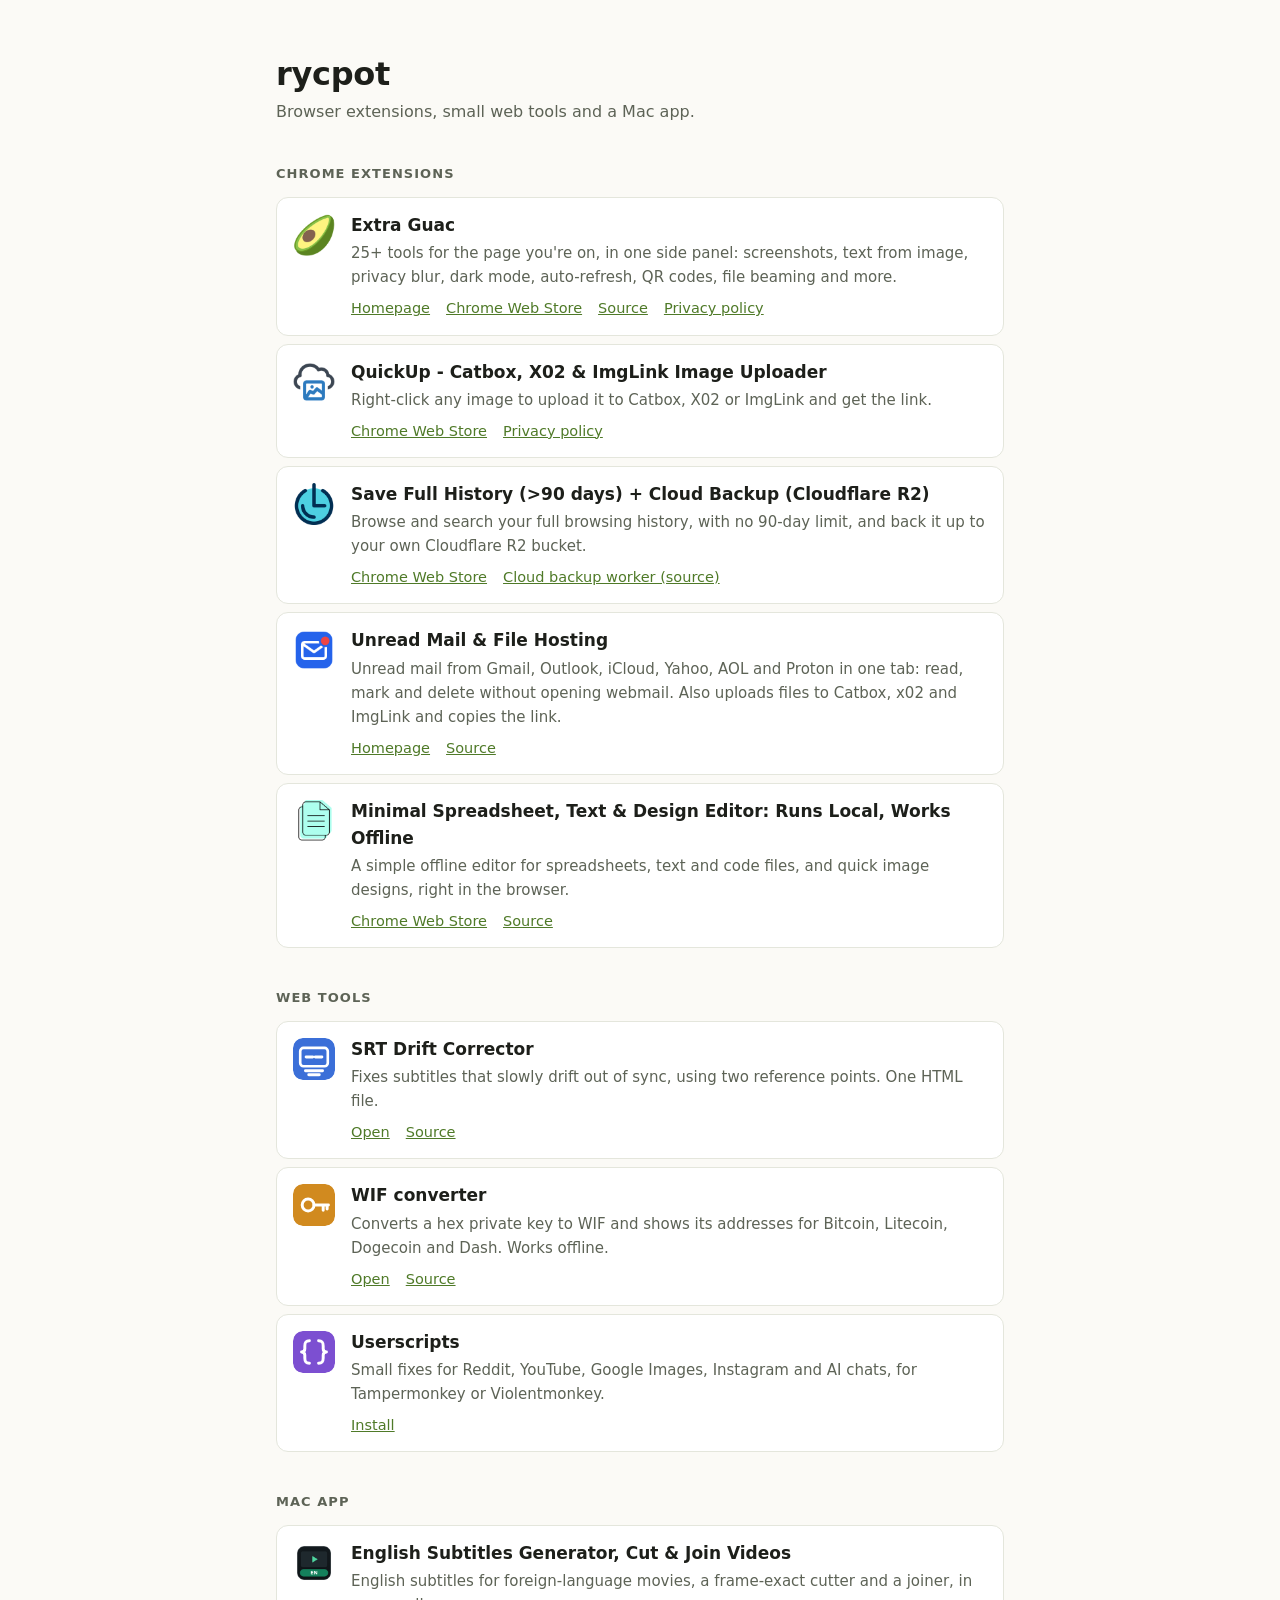
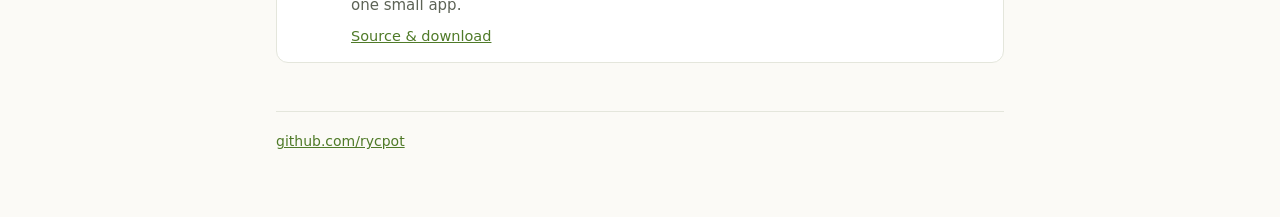
<file: index.html>
<!doctype html>
<html lang="en">
<head>
  <meta charset="utf-8">
  <meta name="viewport" content="width=device-width, initial-scale=1">
  <title>rycpot</title>
  <link rel="icon" href="favicon.svg" type="image/svg+xml">
  <meta name="description" content="Browser extensions, small web tools and a Mac app by rycpot.">
  <style>
    :root { --bg: #fbfaf6; --card: #ffffff; --text: #1d1f1a; --muted: #5d6356; --line: #e4e6dc; --accent: #4f7a28; }
    @media (prefers-color-scheme: dark) {
      :root { --bg: #121411; --card: #1a1d18; --text: #e9ece4; --muted: #a2a99a; --line: #2b3027; --accent: #a4d46a; }
    }
    * { box-sizing: border-box; }
    body { margin: 0; background: var(--bg); color: var(--text); font: 16px/1.6 system-ui, -apple-system, "Segoe UI", Roboto, sans-serif; }
    main { max-width: 760px; margin: 0 auto; padding: 56px 16px 64px; }
    h1 { margin: 0; font-size: 32px; line-height: 1.15; letter-spacing: -.01em; }
    .intro { margin: 6px 0 0; color: var(--muted); }
    h2 { font-size: 13px; letter-spacing: .08em; text-transform: uppercase; color: var(--muted); margin: 40px 0 12px; }
    ul { list-style: none; padding: 0; margin: 0; display: grid; gap: 8px; }
    li { position: relative; background: var(--card); border: 1px solid var(--line); border-radius: 12px; padding: 14px 16px 14px 74px; min-height: 74px; }
    li .ico { position: absolute; left: 16px; top: 16px; width: 42px; height: 42px; border-radius: 10px; object-fit: contain; }
    li b { display: block; font-size: 17px; }
    li p { margin: 2px 0 8px; color: var(--muted); font-size: 15px; }
    .links { display: flex; flex-wrap: wrap; gap: 4px 16px; font-size: 14.5px; }
    a { color: var(--accent); }
    footer { margin-top: 48px; padding-top: 18px; border-top: 1px solid var(--line); color: var(--muted); font-size: 14px; }
  </style>
</head>
<body>
<main>
  <h1>rycpot</h1>
  <p class="intro">Browser extensions, small web tools and a Mac app.</p>

  <h2>Chrome extensions</h2>
  <ul>
    <li><img class="ico" src="extra-guac/icon.png" alt="" width="42" height="42"><b>Extra Guac</b>
      <p>25+ tools for the page you're on, in one side panel: screenshots, text from image, privacy blur, dark mode, auto-refresh, QR codes, file beaming and more.</p>
      <div class="links"><a target="_blank" rel="noopener" href="extra-guac/">Homepage</a><a target="_blank" rel="noopener" href="https://chromewebstore.google.com/detail/extra-guac/kgaeicakljpjmpeacalbmfbcmlpploni">Chrome Web Store</a><a target="_blank" rel="noopener" href="https://github.com/rycpot/extra-guac">Source</a><a target="_blank" rel="noopener" href="extra-guac/privacy">Privacy policy</a></div></li>
    <li><img class="ico" src="icons/quickup.png" alt="" width="42" height="42"><b>QuickUp - Catbox, X02 &amp; ImgLink Image Uploader</b>
      <p>Right-click any image to upload it to Catbox, X02 or ImgLink and get the link.</p>
      <div class="links"><a target="_blank" rel="noopener" href="https://chromewebstore.google.com/detail/quickup-catbox-image-uplo/bdfpiafkogeaapcnlmddfakipconkonp">Chrome Web Store</a><a target="_blank" rel="noopener" href="quickup">Privacy policy</a></div></li>
    <li><img class="ico" src="icons/full-history.png" alt="" width="42" height="42"><b>Save Full History (&gt;90 days) + Cloud Backup (Cloudflare R2)</b>
      <p>Browse and search your full browsing history, with no 90-day limit, and back it up to your own Cloudflare R2 bucket.</p>
      <div class="links"><a target="_blank" rel="noopener" href="https://chromewebstore.google.com/detail/save-full-history%3E90-days/nkccinngaddekjhhlihbddpknmgbcodn">Chrome Web Store</a><a target="_blank" rel="noopener" href="https://github.com/rycpot/history-backup-worker">Cloud backup worker (source)</a></div></li>
    <li><img class="ico" src="icons/unread-mail.png" alt="" width="42" height="42"><b>Unread Mail &amp; File Hosting</b>
      <p>Unread mail from Gmail, Outlook, iCloud, Yahoo, AOL and Proton in one tab: read, mark and delete without opening webmail. Also uploads files to Catbox, x02 and ImgLink and copies the link.</p>
      <div class="links"><a target="_blank" rel="noopener" href="Unread-Mail_File-Hosting/">Homepage</a><a target="_blank" rel="noopener" href="https://github.com/rycpot/Unread-Mail_File-Hosting">Source</a></div></li>
    <li><img class="ico" src="icons/minimal-editor.png" alt="" width="42" height="42"><b>Minimal Spreadsheet, Text &amp; Design Editor: Runs Local, Works Offline</b>
      <p>A simple offline editor for spreadsheets, text and code files, and quick image designs, right in the browser.</p>
      <div class="links"><a target="_blank" rel="noopener" href="https://chromewebstore.google.com/detail/minimal-spreadsheet-text/ipibofmjfgkdjfanoainopimacngokjd">Chrome Web Store</a><a target="_blank" rel="noopener" href="https://github.com/rycpot/Minimal-Spreadsheet-Text-Design-Editor">Source</a></div></li>
  </ul>

  <h2>Web tools</h2>
  <ul>
    <li><img class="ico" src="icons/srt-drift.svg" alt="" width="42" height="42"><b>SRT Drift Corrector</b>
      <p>Fixes subtitles that slowly drift out of sync, using two reference points. One HTML file.</p>
      <div class="links"><a target="_blank" rel="noopener" href="SRT-Drift-Corrector/">Open</a><a target="_blank" rel="noopener" href="https://github.com/rycpot/SRT-Drift-Corrector">Source</a></div></li>
    <li><img class="ico" src="icons/wif-converter.svg" alt="" width="42" height="42"><b>WIF converter</b>
      <p>Converts a hex private key to WIF and shows its addresses for Bitcoin, Litecoin, Dogecoin and Dash. Works offline.</p>
      <div class="links"><a target="_blank" rel="noopener" href="wif-converter/">Open</a><a target="_blank" rel="noopener" href="https://github.com/rycpot/wif-converter">Source</a></div></li>
    <li><img class="ico" src="icons/userscripts.svg" alt="" width="42" height="42"><b>Userscripts</b>
      <p>Small fixes for Reddit, YouTube, Google Images, Instagram and AI chats, for Tampermonkey or Violentmonkey.</p>
      <div class="links"><a target="_blank" rel="noopener" href="https://github.com/rycpot/userscripts-public">Install</a></div></li>
  </ul>

  <h2>Mac app</h2>
  <ul>
    <li><img class="ico" src="icons/subtitles-mac.png" alt="" width="42" height="42"><b>English Subtitles Generator, Cut &amp; Join Videos</b>
      <p>English subtitles for foreign-language movies, a frame-exact cutter and a joiner, in one small app.</p>
      <div class="links"><a target="_blank" rel="noopener" href="https://github.com/rycpot/english-subtitles-generator-cut-join-videos">Source &amp; download</a></div></li>
  </ul>

  <footer><a target="_blank" rel="noopener" href="https://github.com/rycpot">github.com/rycpot</a></footer>
</main>
</body>
</html>
</file>
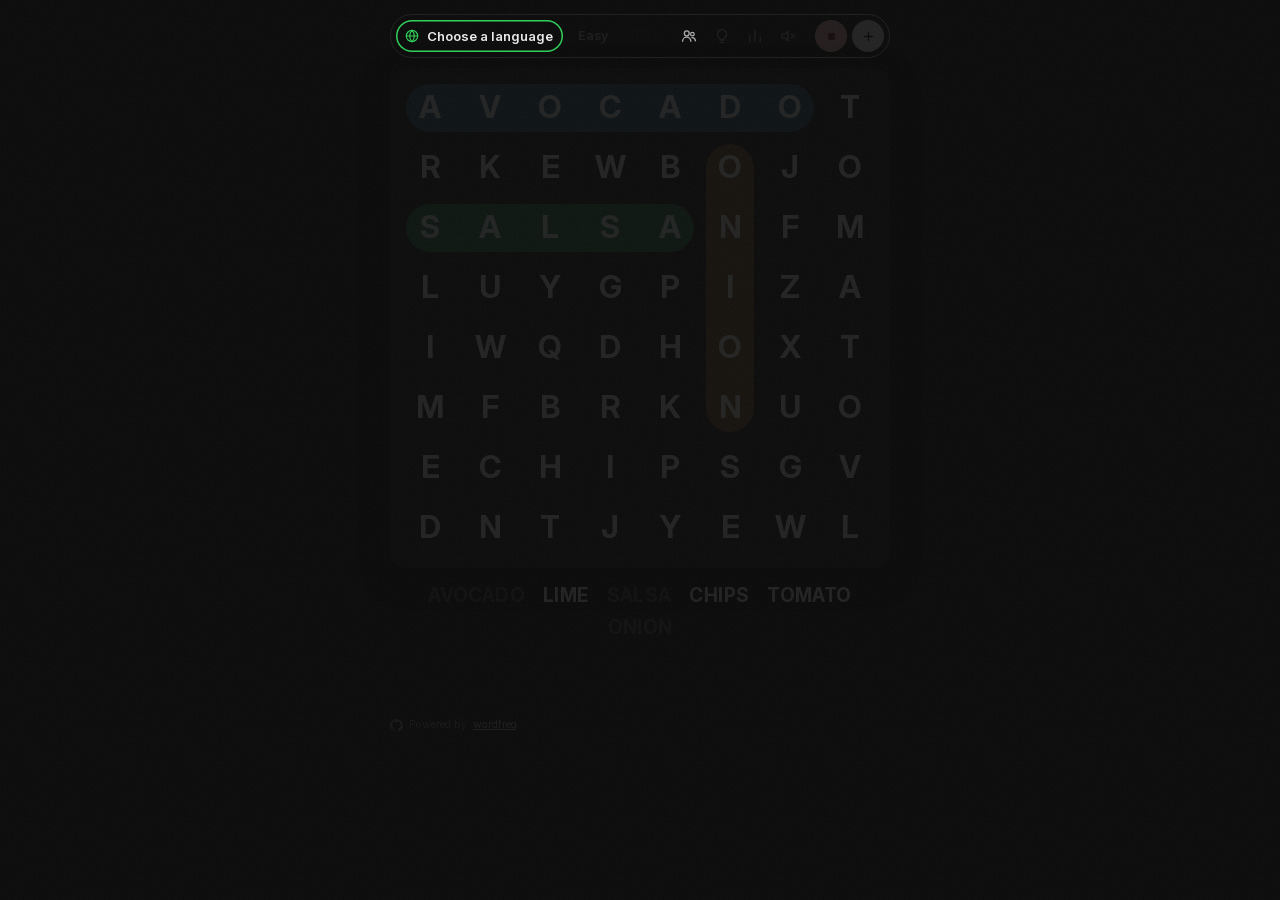
<file: wordsearch/index.html>
<!doctype html>
<html lang="en" data-theme="dark">
<head>
<meta charset="utf-8">
<meta name="viewport" content="width=device-width, initial-scale=1">
<title>Word search · Extra Guac</title>
<meta name="description" content="Find the hidden words, in 42 languages and four levels, alone or racing up to five others.">
<link rel="icon" href="icons/icon32.png">
<link rel="stylesheet" href="page.css">
<link rel="stylesheet" href="wordsearch.css">
<link rel="stylesheet" href="room.css">
</head>
<body>
<div class="ws-page"><main id="ws"></main></div>
<script src="../beam/lib/peerjs.min.js"></script>
<script src="../beam/beam.js"></script>
<script src="wordsearch.js"></script>
<script src="room.js"></script>
<script src="page.js"></script>
</body>
</html>
</file>
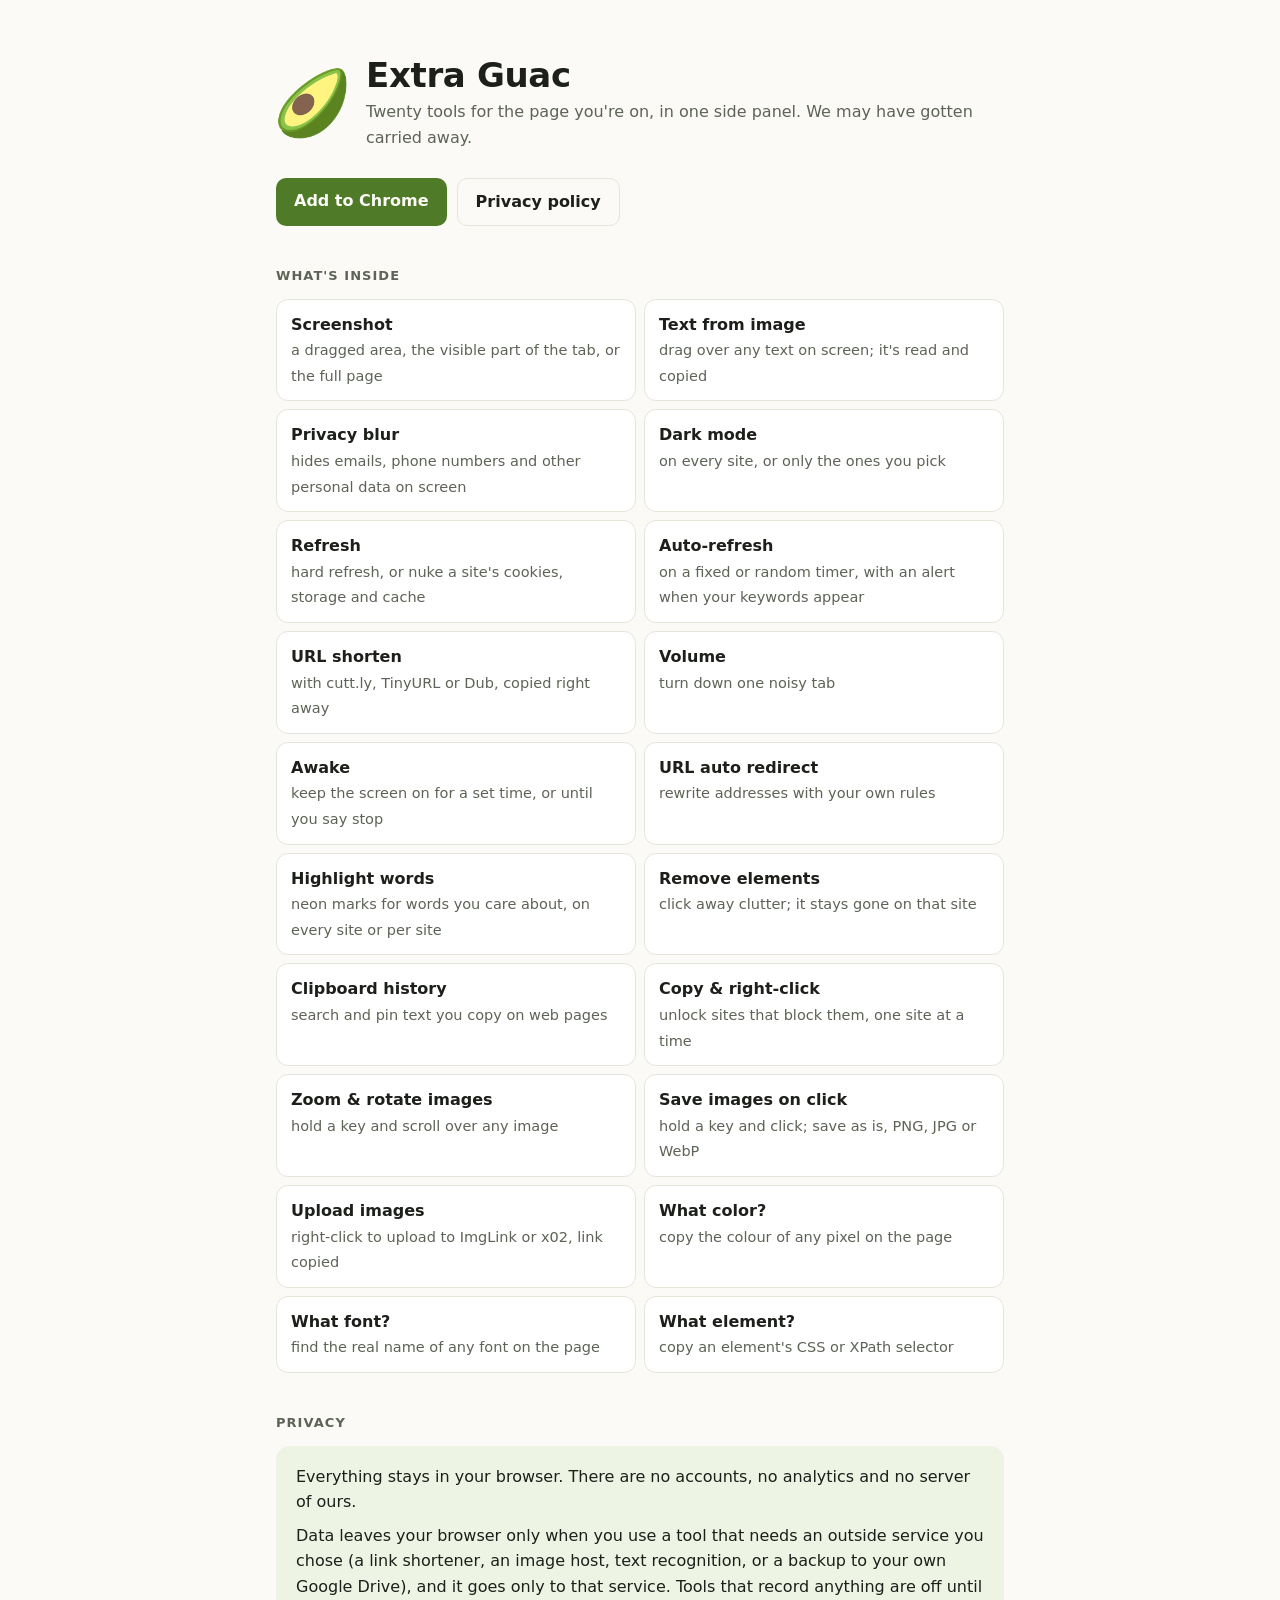
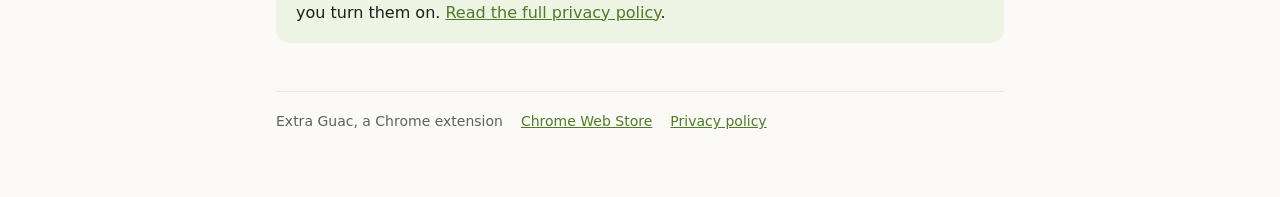
<file: extra-guac.html>
<!doctype html>
<html lang="en">
<head>
  <meta charset="utf-8">
  <meta name="viewport" content="width=device-width, initial-scale=1">
  <title>Extra Guac</title>
  <meta name="description" content="Twenty tools for the page you're on, in one Chrome side panel: screenshots, text from image, privacy blur, dark mode, auto-refresh and more.">
  <link rel="icon" href="extra-guac-icon.png">
  <style>
    :root { --bg: #fbfaf6; --card: #ffffff; --text: #1d1f1a; --muted: #5d6356; --line: #e4e6dc; --accent: #4f7a28; --accent-bg: #eef4e4; }
    @media (prefers-color-scheme: dark) {
      :root { --bg: #121411; --card: #1a1d18; --text: #e9ece4; --muted: #a2a99a; --line: #2b3027; --accent: #a4d46a; --accent-bg: #1f2a17; }
    }
    * { box-sizing: border-box; }
    body { margin: 0; background: var(--bg); color: var(--text); font: 16px/1.6 system-ui, -apple-system, "Segoe UI", Roboto, sans-serif; }
    main { max-width: 760px; margin: 0 auto; padding: 56px 16px 64px; }
    header { display: flex; align-items: center; gap: 18px; }
    header img { width: 72px; height: 72px; flex: none; }
    h1 { margin: 0; font-size: 34px; line-height: 1.15; letter-spacing: -.01em; }
    .tagline { margin: 4px 0 0; color: var(--muted); }
    .cta { display: flex; flex-wrap: wrap; gap: 10px; margin: 28px 0 40px; }
    .btn { display: inline-block; padding: 10px 18px; border-radius: 10px; text-decoration: none; font-weight: 600; }
    .btn.primary { background: var(--accent); color: var(--bg); }
    .btn.ghost { border: 1px solid var(--line); color: var(--text); }
    .btn:hover { filter: brightness(1.08); }
    h2 { font-size: 13px; letter-spacing: .08em; text-transform: uppercase; color: var(--muted); margin: 40px 0 12px; }
    ul.tools { list-style: none; padding: 0; margin: 0; display: grid; grid-template-columns: repeat(auto-fill, minmax(min(100%, 340px), 1fr)); gap: 8px; }
    ul.tools li { background: var(--card); border: 1px solid var(--line); border-radius: 12px; padding: 12px 14px; }
    ul.tools b { display: block; }
    ul.tools span { color: var(--muted); font-size: 14.5px; }
    .privacy { background: var(--accent-bg); border-radius: 14px; padding: 18px 20px; }
    .privacy p { margin: 0 0 8px; }
    .privacy p:last-child { margin: 0; }
    a { color: var(--accent); }
    footer { margin-top: 48px; padding-top: 18px; border-top: 1px solid var(--line); color: var(--muted); font-size: 14px; display: flex; flex-wrap: wrap; gap: 6px 18px; }
  </style>
</head>
<body>
<main>
  <header>
    <img src="extra-guac-icon.png" alt="" width="72" height="72">
    <div>
      <h1>Extra Guac</h1>
      <p class="tagline">Twenty tools for the page you're on, in one side panel. We may have gotten carried away.</p>
    </div>
  </header>

  <div class="cta">
    <a class="btn primary" href="https://chromewebstore.google.com/detail/extra-guac/kgaeicakljpjmpeacalbmfbcmlpploni">Add to Chrome</a>
    <a class="btn ghost" href="extraguac">Privacy policy</a>
  </div>

  <h2>What's inside</h2>
  <ul class="tools">
    <li><b>Screenshot</b><span>a dragged area, the visible part of the tab, or the full page</span></li>
    <li><b>Text from image</b><span>drag over any text on screen; it's read and copied</span></li>
    <li><b>Privacy blur</b><span>hides emails, phone numbers and other personal data on screen</span></li>
    <li><b>Dark mode</b><span>on every site, or only the ones you pick</span></li>
    <li><b>Refresh</b><span>hard refresh, or nuke a site's cookies, storage and cache</span></li>
    <li><b>Auto-refresh</b><span>on a fixed or random timer, with an alert when your keywords appear</span></li>
    <li><b>URL shorten</b><span>with cutt.ly, TinyURL or Dub, copied right away</span></li>
    <li><b>Volume</b><span>turn down one noisy tab</span></li>
    <li><b>Awake</b><span>keep the screen on for a set time, or until you say stop</span></li>
    <li><b>URL auto redirect</b><span>rewrite addresses with your own rules</span></li>
    <li><b>Highlight words</b><span>neon marks for words you care about, on every site or per site</span></li>
    <li><b>Remove elements</b><span>click away clutter; it stays gone on that site</span></li>
    <li><b>Clipboard history</b><span>search and pin text you copy on web pages</span></li>
    <li><b>Copy &amp; right-click</b><span>unlock sites that block them, one site at a time</span></li>
    <li><b>Zoom &amp; rotate images</b><span>hold a key and scroll over any image</span></li>
    <li><b>Save images on click</b><span>hold a key and click; save as is, PNG, JPG or WebP</span></li>
    <li><b>Upload images</b><span>right-click to upload to ImgLink or x02, link copied</span></li>
    <li><b>What color?</b><span>copy the colour of any pixel on the page</span></li>
    <li><b>What font?</b><span>find the real name of any font on the page</span></li>
    <li><b>What element?</b><span>copy an element's CSS or XPath selector</span></li>
  </ul>

  <h2>Privacy</h2>
  <div class="privacy">
    <p>Everything stays in your browser. There are no accounts, no analytics and no server of ours.</p>
    <p>Data leaves your browser only when you use a tool that needs an outside service you chose (a link shortener, an image
      host, text recognition, or a backup to your own Google Drive), and it goes only to that service. Tools that record
      anything are off until you turn them on. <a href="extraguac">Read the full privacy policy</a>.</p>
  </div>

  <footer>
    <span>Extra Guac, a Chrome extension</span>
    <a href="https://chromewebstore.google.com/detail/extra-guac/kgaeicakljpjmpeacalbmfbcmlpploni">Chrome Web Store</a>
    <a href="extraguac">Privacy policy</a>
  </footer>
</main>
</body>
</html>
</file>
<file: wordsearch/page.css>
/* Word search in a tab of its own: the same colors as Extra Guac's popup, following its theme
   setting (page.js sets data-theme). */
@font-face { font-family: "Inter"; font-weight: 100 900; font-display: swap; src: url("fonts/InterVariable.woff2") format("woff2"); } /* Inter, SIL Open Font License */
:root {
  --bg: #0b0b0b; --text: rgba(255,255,255,.92); --text2: rgba(255,255,255,.66); --text3: rgba(255,255,255,.44);
  --divider: rgba(255,255,255,.08); --field: rgba(255,255,255,.07); --hover: rgba(255,255,255,.07); --stroke: rgba(255,255,255,.2);
  --green: #30d158; --yellow: #ffd60a; --red: #ff453a; --grain: .05; color-scheme: dark;
}
@media (prefers-color-scheme: light) {
  :root[data-theme="auto"] {
    --bg: #f8f7f4; --text: rgba(0,0,0,.88); --text2: rgba(0,0,0,.68); --text3: rgba(0,0,0,.52);
    --divider: rgba(0,0,0,.1); --field: rgba(0,0,0,.06); --hover: rgba(0,0,0,.06); --stroke: rgba(0,0,0,.28);
    --green: #28a745; --yellow: #b8860b; --red: #d70015; --grain: .035; color-scheme: light;
  }
}
:root[data-theme="light"] {
  --bg: #f8f7f4; --text: rgba(0,0,0,.88); --text2: rgba(0,0,0,.68); --text3: rgba(0,0,0,.52);
  --divider: rgba(0,0,0,.1); --field: rgba(0,0,0,.06); --hover: rgba(0,0,0,.06); --stroke: rgba(0,0,0,.28);
  --green: #28a745; --yellow: #b8860b; --red: #d70015; --grain: .035; color-scheme: light;
}
* { box-sizing: border-box; }
html, body { margin: 0; height: 100%; }
body { background: var(--bg); color: var(--text); font: 400 13px/1.4 "Inter", system-ui, -apple-system, "Segoe UI", sans-serif; -webkit-font-smoothing: antialiased;
  overflow: hidden; padding: 14px 16px 12px; }
body::after { content: ""; position: fixed; inset: 0; pointer-events: none; opacity: var(--grain);
  background-image: url("data:image/svg+xml,%3Csvg xmlns='http://www.w3.org/2000/svg' width='160' height='160'%3E%3Cfilter id='n'%3E%3CfeTurbulence type='fractalNoise' baseFrequency='.9' numOctaves='3' stitchTiles='stitch'/%3E%3C/filter%3E%3Crect width='100%25' height='100%25' filter='url(%23n)'/%3E%3C/svg%3E"); }
/* The game, and in a room the players and chat beside it (room.css) */
.ws-page { height: 100%; display: flex; justify-content: center; gap: 20px; }
#ws { flex: 0 1 1000px; min-width: 0; max-width: 1000px; height: 100%; }
</file>
<file: wordsearch/wordsearch.css>
/* Word search, in the side panel and in its own tab: big bold letters on a card, the words below
   (or beside it in a wide tab), soft color bands over the found ones. Uses the colors of the page
   it sits in (popup.css, page.css). */
.ws { --ws-card: #161616; --ws-shadow: 0 10px 30px rgba(0,0,0,.45); position: relative; display: flex; flex-direction: column; gap: 10px; }
@media (prefers-color-scheme: light) { :root[data-theme="auto"] .ws { --ws-card: #fff; --ws-shadow: 0 8px 26px rgba(0,0,0,.09); } }
:root[data-theme="light"] .ws { --ws-card: #fff; --ws-shadow: 0 8px 26px rgba(0,0,0,.09); }
:where(.ws) svg { width: 18px; height: 18px; fill: none; stroke: currentColor; stroke-width: 1.7; stroke-linecap: round; stroke-linejoin: round; flex: none; }
:where(.ws) button { font: inherit; color: inherit; background: none; border: 0; padding: 0; cursor: pointer; }
:where(.ws) button:focus-visible { outline: 1.5px solid var(--stroke); outline-offset: 2px; }

/* The strip: language | level and time | hint, stats, sound | Stop, New game */
.ws-bar { position: relative; display: flex; align-items: center; gap: 1px; height: 44px; padding: 0 5px; border-radius: 22px; background: var(--row);
  border: 1px solid var(--divider); }
.ws-bar [hidden] { display: none !important; }
.ws-sep { flex: none; width: 1px; height: 18px; margin: 0 4px; background: var(--divider); }
.ws-grow { flex: 1; }
.ws-lang { flex: none; height: 32px; padding: 0 10px 0 8px; display: inline-flex; align-items: center; gap: 7px; border-radius: 16px; font-weight: 600; }
.ws-lang span { overflow: hidden; text-overflow: ellipsis; white-space: nowrap; }
.ws-lang:hover { background: var(--hover); }
.ws-lang svg { width: 16px; height: 16px; color: var(--text2); }
.ws-clock { flex: none; display: flex; align-items: center; gap: 8px; padding-inline-start: 4px; white-space: nowrap; }
.ws-timer { min-width: 40px; font-variant-numeric: tabular-nums; font-weight: 600; font-size: 14px; color: var(--text2); }
.ws-timer.ws-done { color: var(--green); }
.ws-timer.ws-paused { opacity: .45; }
.ws-ib { flex: none; width: 32px; height: 32px; display: grid; place-items: center; border-radius: 9px; color: var(--text2); }
.ws-ib:hover { background: var(--hover); color: var(--text); }

.ws-level { color: var(--text2); font-weight: 600; font-size: 12.5px; }
.ws-stop, .ws-new { flex: none; width: 32px; height: 32px; border-radius: 50%; display: grid; place-items: center; transition: transform .15s, filter .2s; }
.ws-stop:hover, .ws-new:hover { filter: brightness(1.06); }
.ws-stop:active, .ws-new:active { transform: scale(.94); }
.ws-stop svg, .ws-new svg { width: 15px; height: 15px; stroke-width: 2.2; }
.ws-stop { background: #f6b4b4; color: #7a1f1f; }
.ws-stop svg { fill: currentColor; stroke: none; }
.ws-new { margin-inline-start: 4px; background: var(--text); color: var(--bg); }
/* Narrower: the language's code, then no level, closer buttons, no clock, a shortened name */
.ws-code { display: none; }
.ws-f1 .ws-code { display: inline; }
.ws-f1 .ws-code + .ws-name, .ws-f2 .ws-level, .ws-f4 .ws-clock, .ws-f4 .ws-lang + .ws-sep { display: none; }
.ws-f3 .ws-ib { width: 28px; }
.ws-f3 .ws-sep { margin: 0 2px; }
.ws-preview.ws-first .ws-f4 :is(.ws-stop, .ws-new, .ws-ib + .ws-sep) { display: none; } /* only the language counts the first time */
.ws-f5 .ws-lang { flex: 0 1 auto; min-width: 0; }

.ws-play { position: relative; display: flex; flex-direction: column; align-items: center; gap: 16px; }
.ws-card { position: relative; padding: 10px; border-radius: 16px; background: var(--ws-card); box-shadow: var(--ws-shadow); }
.ws-grid { position: relative; touch-action: none; user-select: none; -webkit-user-select: none; }
.ws-marks { position: absolute; inset: 0; width: 100%; height: 100%; overflow: visible; stroke-linecap: round; }
.ws-marks line { stroke-width: .8; }
.ws-marks line.ws-sel { stroke: color-mix(in srgb, var(--text) 14%, transparent); }
.ws-marks line.ws-miss { stroke: color-mix(in srgb, var(--red) 28%, transparent); opacity: 0; transition: opacity .35s .05s; }
.ws-marks line.ws-found { stroke: hsl(var(--h) 42% 32%); }
@media (prefers-color-scheme: light) { :root[data-theme="auto"] .ws-marks line.ws-found { stroke: hsl(var(--h) 85% 82%); } }
:root[data-theme="light"] .ws-marks line.ws-found { stroke: hsl(var(--h) 85% 82%); }
.ws-marks line.ws-pop { animation: ws-band .5s cubic-bezier(.3,1.5,.5,1); }
.ws-marks .ws-anchor { fill: color-mix(in srgb, var(--text) 14%, transparent); stroke: none; }
.ws-marks .ws-flash { fill: none; stroke: var(--yellow); stroke-width: .07; animation: ws-flash 1.8s ease-out forwards; transform-box: fill-box; transform-origin: center; }
@keyframes ws-band { from { stroke-width: .5; } 60% { stroke-width: .9; } to { stroke-width: .8; } }
@keyframes ws-flash { 0% { opacity: 0; transform: scale(1.8); } 18% { opacity: 1; transform: scale(1); } 75% { opacity: 1; } 100% { opacity: 0; } }

.ws-letters { position: absolute; inset: 0; display: grid; }
.ws-letters span { display: grid; place-items: center; font-weight: 700; font-size: calc(var(--cell) * .52); line-height: 1; color: var(--text); transition: transform .18s; }
.ws-letters span.ws-on { transform: scale(1.14); }
.ws-letters.ws-enter span { animation: ws-in .45s cubic-bezier(.2,.8,.3,1.2) backwards; animation-delay: calc(var(--d) * 20ms); }
.ws-letters.ws-wave span { animation: ws-wave .7s ease-in-out; animation-delay: calc(var(--d) * 28ms); }
@keyframes ws-in { from { opacity: 0; transform: scale(.4); } }
@keyframes ws-wave { 40% { transform: translateY(calc(var(--cell) * -.22)) scale(1.12); } }

.ws-words { display: flex; flex-wrap: wrap; justify-content: center; align-content: flex-start; gap: 6px 16px; max-width: 520px; min-height: 46px; padding: 0 4px; }
.ws-word { font-weight: 700; font-size: 16px; line-height: 1.25; letter-spacing: .02em; color: var(--text); transition: opacity .5s, color .3s; }
.ws-word.ws-got { opacity: .28; }
.ws-word.ws-hinted { color: var(--yellow); }
.ws-blank { display: inline-flex; align-items: center; gap: 7px; }
.ws-blank i { width: calc(var(--n) * .55em); height: 3px; margin-top: .55em; border-radius: 2px; opacity: .55;
  background: repeating-linear-gradient(90deg, currentColor 0 .4em, transparent .4em .55em); }
.ws-blank b { display: grid; place-items: center; min-width: 1.7em; height: 1.7em; padding: 0 .45em; border-radius: .85em; background: var(--field);
  color: var(--text2); font-size: .62em; font-variant-numeric: tabular-nums; }
.ws-blank.ws-hinted b { color: var(--yellow); }
.ws-credit { margin: 0; display: flex; align-items: center; gap: 6px; font-size: 10.5px; color: var(--text3); }
.ws-credit a { color: var(--text2); }
.ws .ws-credit svg.ws-gh { width: 13px; height: 13px; fill: currentColor; stroke: none; }
.ws:not(.ws-panel) .ws-credit { width: 100%; max-width: max(320px, var(--ws-span, 520px)); align-self: center; }

/* Its own tab: at the top, the same 500px card on every level, the list below it. */
.ws:not(.ws-panel) { height: 100%; }
.ws:not(.ws-panel) .ws-bar { width: 100%; max-width: max(320px, var(--ws-span, 520px)); align-self: center; }
.ws:not(.ws-panel) .ws-play { justify-content: center; }
.ws:not(.ws-panel) .ws-word { font-size: 19px; }
.ws:not(.ws-panel) .ws-words { width: min(var(--ws-span, 500px), 100%); max-width: none; min-height: 124px; gap: 8px 18px; }

/* Waiting for Start: the puzzle dimmed under the button */
.ws-start { position: absolute; top: 0; left: 0; right: 0; z-index: 2; display: grid; place-items: center; }
.ws-start .ws-btn { height: 50px; padding: 0 28px; border-radius: 25px; font-size: 16px; color: var(--text); background: color-mix(in srgb, var(--text) 14%, transparent);
  border: 1px solid color-mix(in srgb, var(--text) 24%, transparent); backdrop-filter: blur(10px); -webkit-backdrop-filter: blur(10px); box-shadow: 0 10px 30px rgba(0,0,0,.25); }
.ws-start[hidden] { display: none; }
.ws-waiting .ws-grid, .ws-waiting .ws-words { opacity: .1; filter: blur(2.5px); }
.ws-start svg { fill: currentColor; stroke: none; }

/* The language list, dropping from its button over the game */
.ws-menu { position: absolute; top: calc(100% + 6px); left: 0; z-index: 6; width: min(100%, 270px); max-height: 320px; display: flex; flex-direction: column;
  padding: 6px; border-radius: 14px; background: var(--ws-card); border: 1px solid var(--divider); box-shadow: 0 16px 44px rgba(0,0,0,.35);
  transform-origin: top left; animation: ws-drop .22s cubic-bezier(.2,.9,.3,1.15); }
.ws:not(.ws-panel) .ws-menu { width: 300px; max-height: min(460px, 70vh); }
@keyframes ws-drop { from { opacity: 0; transform: translateY(-6px) scale(.97); } }
.ws-search { flex: none; height: 34px; margin-bottom: 4px; padding: 0 10px; border: 0; border-radius: 9px; background: var(--field); color: var(--text);
  font: inherit; outline: none; }
.ws .ws-search:focus-visible { outline: none; box-shadow: inset 0 0 0 1.5px var(--stroke); }
.ws-search::placeholder { color: var(--text3); }
.ws-search::-webkit-search-cancel-button { display: none; }
.ws-options { position: relative; flex: 1; min-height: 0; overflow-y: auto; display: flex; flex-direction: column; gap: 1px; }
.ws-options button { flex: none; display: flex; align-items: baseline; gap: 8px; padding: 7px 10px; border-radius: 8px; text-align: start; }
.ws-options button[hidden] { display: none; }
.ws-options button:hover, .ws-options button:focus-visible { background: var(--hover); outline: none; }
.ws-options span { font-weight: 600; }
.ws-options small { margin-inline-start: auto; color: var(--text3); font-size: 11px; white-space: nowrap; }
.ws-options button.ws-cur { box-shadow: inset 0 0 0 1.5px var(--green); }
.ws-none { margin: 0; padding: 10px; color: var(--text3); text-align: center; }

/* Before a language is picked: everything but the language button, dimmed and out of reach */
/* Without a puzzle: everything dimmed but the language button (and Start, after the first time) */
.ws-preview .ws-clock, .ws-preview .ws-stop, .ws-preview .ws-new, .ws-preview .ws-sep, .ws-preview .ws-card, .ws-preview .ws-words, .ws-preview .ws-credit, .ws-preview .ws-timer, .ws-preview .ws-ib { opacity: .1; user-select: none; -webkit-user-select: none; }
.ws-preview .ws-ib.ws-roombtn { opacity: 1; user-select: auto; -webkit-user-select: auto; } /* Play with others works without a puzzle */
.ws-first .ws-lang { color: var(--text); box-shadow: inset 0 0 0 1.5px var(--green); animation: ws-call 2.4s ease-in-out infinite; }
.ws-first .ws-lang svg { color: var(--green); }
@keyframes ws-call { 50% { box-shadow: inset 0 0 0 1.5px var(--green), 0 0 0 5px color-mix(in srgb, var(--green) 18%, transparent); } }

/* Cards over the game: stats, solved, messages */
.ws-overlay { position: absolute; inset: -6px; z-index: 5; display: grid; place-items: center; padding: 10px; border-radius: 16px;
  background: color-mix(in srgb, var(--bg) 60%, transparent); backdrop-filter: blur(6px); -webkit-backdrop-filter: blur(6px); animation: ws-fade .25s; }
.ws:not(.ws-panel) .ws-overlay { position: fixed; inset: 0; border-radius: 0; }
@keyframes ws-fade { from { opacity: 0; } }
.ws-box { position: relative; width: min(100%, 380px); max-height: 100%; overflow-y: auto; background: var(--ws-card); border: 1px solid var(--divider); border-radius: 18px;
  padding: 22px 18px 18px; display: flex; flex-direction: column; align-items: center; gap: 14px; text-align: center; box-shadow: 0 20px 60px rgba(0,0,0,.35);
  animation: ws-rise .28s cubic-bezier(.2,.8,.2,1); }
.ws-panel .ws-box { max-height: 520px; }
/* A plain rise that ends exactly in place: no overshoot or scale, so the text doesn't settle after it shows. */
@keyframes ws-rise { from { transform: translateY(8px); opacity: 0; } }
.ws-box h2 { margin: 0; font-size: 16px; font-weight: 700; }
.ws-box p { margin: 0; color: var(--text2); }
.ws-x { position: absolute; top: 8px; right: 8px; }
.ws-levels { display: flex; flex-direction: column; gap: 8px; width: 100%; }
.ws-levels button { display: flex; align-items: center; gap: 10px; height: 48px; padding: 0 16px; border-radius: 12px; background: var(--field); text-align: start;
  transition: background-color .2s, transform .15s; }
.ws-levels button:hover { background: var(--hover); }
.ws-levels button:active { transform: scale(.98); }
.ws-levels span { font-weight: 700; font-size: 15px; }
.ws-levels small { margin-inline-start: auto; color: var(--text3); font-size: 11.5px; }
.ws-levels svg { width: 15px; height: 15px; color: var(--text3); }
.ws-big { font-size: 38px; font-weight: 700; font-variant-numeric: tabular-nums; letter-spacing: -.02em; }
.ws-box .ws-best { color: var(--yellow); font-weight: 600; }
.ws-btn { height: 40px; padding: 0 20px; border-radius: 20px; background: var(--text); color: var(--bg); font-weight: 700;
  display: inline-flex; align-items: center; gap: 8px; transition: transform .15s; }
.ws-btn:hover { transform: scale(1.03); }
.ws-btn svg { stroke-width: 2.2; }
.ws-link { color: var(--text2); text-decoration: underline; text-underline-offset: 2px; }
.ws-stats { border-collapse: collapse; font-variant-numeric: tabular-nums; }
.ws-stats th, .ws-stats td { padding: 6px 10px; text-align: right; }
.ws-stats th { color: var(--text3); font-weight: 600; font-size: 10.5px; letter-spacing: .05em; text-transform: uppercase; }
.ws-stats td:first-child, .ws-stats th:first-child { text-align: left; }
.ws-stats tr + tr td { border-top: 1px solid var(--divider); }

@media (prefers-reduced-motion: reduce) {
  .ws-letters.ws-enter span, .ws-letters.ws-wave span, .ws-marks line.ws-pop, .ws-overlay, .ws-box, .ws-menu, .ws-first .ws-lang { animation: none; }
}
</file>
<file: wordsearch/room.css>
/* Word search with others (room.js): the room's parts of the strip, the lobby, countdown and
   results over the puzzle card, and the players and chat beside it, or on narrow windows a
   strip of players above the puzzle and the chat below it. */
.ws-page { --ws-card: #161616; --ws-shadow: 0 10px 30px rgba(0,0,0,.45); --ws-mine: rgba(48,209,88,.2); }
@media (prefers-color-scheme: light) { :root[data-theme="auto"] .ws-page { --ws-card: #fff; --ws-shadow: 0 8px 26px rgba(0,0,0,.09); --ws-mine: rgba(40,167,69,.16); } }
:root[data-theme="light"] .ws-page { --ws-card: #fff; --ws-shadow: 0 8px 26px rgba(0,0,0,.09); --ws-mine: rgba(40,167,69,.16); }
:where(.ws-page) svg { width: 18px; height: 18px; fill: none; stroke: currentColor; stroke-width: 1.7; stroke-linecap: round; stroke-linejoin: round; flex: none; }
:where(.ws-page) button { font: inherit; color: inherit; background: none; border: 0; padding: 0; cursor: pointer; }
:where(.ws-page) button:disabled { cursor: default; opacity: .45; }
:where(.ws-page) button:focus-visible { outline: 1.5px solid var(--stroke); outline-offset: 2px; }
:where(.ws-page) input { font: inherit; color: var(--text); }
.ws-room-on #ws { flex-basis: 520px; }

/* The strip: Play with others (there with or without a puzzle), then in a room its code and Leave */
.ws-roomchip { flex: none; display: inline-flex; align-items: center; gap: 6px; height: 28px; margin-inline-end: 4px; padding: 0 10px; border-radius: 14px;
  background: var(--field); color: var(--text2); font-weight: 600; font-size: 12px; white-space: nowrap; }
.ws-roomchip b { color: var(--text); font-variant-numeric: tabular-nums; letter-spacing: .03em; }
.ws-roomchip svg { width: 16px; height: 16px; }
.ws-roomchip.ws-copied b { color: var(--green); }
.ws-leave { flex: none; width: 32px; height: 32px; margin-inline-start: 4px; border-radius: 50%; display: grid; place-items: center; background: #f6b4b4; color: #7a1f1f;
  transition: transform .15s, filter .2s; }
.ws-leave:hover { filter: brightness(1.06); }
.ws-leave:active { transform: scale(.94); }
.ws-leave svg { width: 15px; height: 15px; stroke-width: 2.2; }
.ws-credit-more a { color: var(--text2); }

.ws-roommenu { position: absolute; top: calc(100% + 6px); right: 0; z-index: 6; width: min(100%, 300px); display: flex; flex-direction: column; gap: 12px; padding: 16px;
  border-radius: 14px; background: var(--ws-card); border: 1px solid var(--divider); box-shadow: 0 16px 44px rgba(0,0,0,.35); animation: ws-drop .22s cubic-bezier(.2,.9,.3,1.15); }
.ws-roommenu:focus { outline: none; }
.ws-roommenu > b { font-size: 15px; }
.ws-rm-hint { margin: -6px 0 0; color: var(--text2); font-size: 12px; }
.ws-rm-name { display: flex; align-items: center; gap: 10px; font-size: 12px; color: var(--text2); }
.ws-rm-name input, .ws-rm-join input { flex: 1; min-width: 0; height: 36px; padding: 0 12px; border: 0; border-radius: 18px; background: var(--field); outline: none; }
.ws-rm-name input:focus-visible, .ws-rm-join input:focus-visible, .ws-compose input:focus-visible, .ws-name-edit:focus-visible { box-shadow: inset 0 0 0 1.5px var(--stroke); }
.ws-rm-name input::placeholder, .ws-rm-join input::placeholder, .ws-compose input::placeholder { color: var(--text3); }
.ws-rm-join input { letter-spacing: .08em; }
.ws-roommenu .ws-rm-create { justify-content: center; height: 42px; background: var(--green); color: #04210d; }
.ws-rm-or { display: flex; align-items: center; gap: 8px; color: var(--text3); font-size: 11px; }
.ws-rm-or i { flex: 1; height: 1px; background: var(--divider); }
.ws-rm-join { display: flex; gap: 6px; }
.ws-rm-go { height: 36px; padding: 0 16px; border-radius: 18px; background: var(--field); font-weight: 700; }
.ws-rm-go:hover { background: var(--hover); }
.ws-rm-note { margin: 0; color: var(--red); font-size: 12px; }
.ws-rm-note:empty { display: none; }

/* Over the puzzle card */
.ws-in-room .ws-start { display: none; }
.ws-lobby .ws-words { visibility: hidden; }
/* Until the countdown ends nobody sees the puzzle, the host included. */
.ws-in-room.ws-waiting .ws-letters, .ws-in-room.ws-waiting .ws-words { visibility: hidden; }
.ws-stage { position: absolute; top: 0; left: 50%; z-index: 3; width: var(--ws-span, 500px); height: var(--ws-card-h, 500px); transform: translateX(-50%);
  display: grid; place-items: center; border-radius: 16px; }
.ws-stage[hidden] { display: none; }
.ws-s-card { background: var(--ws-card); box-shadow: var(--ws-shadow); }
.ws-s-board { background: color-mix(in srgb, var(--ws-card) 88%, transparent); backdrop-filter: blur(6px); -webkit-backdrop-filter: blur(6px); }
.ws-sbox { width: 100%; max-height: 100%; overflow-y: auto; display: flex; flex-direction: column; align-items: center; gap: 14px; padding: 20px; text-align: center;
  animation: ws-rise .28s cubic-bezier(.2,.8,.2,1); }
.ws-eyebrow { font-size: 11px; font-weight: 600; color: var(--text3); letter-spacing: .06em; text-transform: uppercase; }
.ws-roomcode { margin-top: -6px; font-size: 42px; font-weight: 800; letter-spacing: .06em; line-height: 1.1; }
.ws-stitle { margin: 0; font-size: 22px; font-weight: 800; line-height: 1.2; }
.ws-shint { margin: 0; max-width: 340px; color: var(--text2); font-size: 12.5px; }
.ws-shint a, .ws-rm-hint a { color: var(--text); text-decoration: underline; text-decoration-color: var(--stroke); text-underline-offset: 2px; }
.ws-shint a:hover, .ws-rm-hint a:hover { text-decoration-color: currentColor; }
.ws-snote { margin: -4px 0 0; color: var(--yellow); font-size: 12px; }
.ws-seg { display: flex; gap: 2px; padding: 3px; border-radius: 12px; background: var(--field); }
.ws-seg button { padding: 7px 14px; border-radius: 9px; font-weight: 600; font-size: 12.5px; color: var(--text2); }
.ws-seg button.ws-on { background: var(--ws-card); color: var(--text); box-shadow: 0 1px 3px rgba(0,0,0,.35); }
.ws-sbox .ws-btn { height: 44px; padding: 0 24px; border-radius: 22px; font-size: 14px; }
.ws-sbox .ws-btn svg, .ws-roommenu svg { width: 15px; height: 15px; }
.ws-btn.ws-go { background: var(--green); color: #04210d; }
.ws-btn.ws-go svg { fill: currentColor; stroke: none; }
.ws-btn.ws-go svg:has(path[d^="M4.5"]) { fill: none; stroke: currentColor; }
.ws-btn.ws-ghost { background: var(--field); color: var(--text); }
.ws-btn:disabled { transform: none; }
.ws-acts { display: flex; flex-wrap: wrap; justify-content: center; gap: 8px; }

/* The countdown: a ring that empties over the blurred puzzle */
.ws-s-count .ws-sbox { gap: 12px; }
.ws-ring { position: relative; width: 150px; height: 150px; display: grid; place-items: center; border-radius: 50%;
  background: color-mix(in srgb, var(--ws-card) 85%, transparent); border: 1px solid var(--divider); }
.ws-ring svg { position: absolute; inset: -4px; width: 158px; height: 158px; transform: rotate(-90deg); stroke: var(--green); stroke-width: 3; }
.ws-ring circle { transition: stroke-dashoffset 1s linear; }
.ws-ring b { font-size: 68px; font-weight: 800; font-variant-numeric: tabular-nums; }
.ws-cap { margin: 0; font-weight: 600; color: var(--text2); }

/* Results */
.ws-rows { width: min(100%, 360px); display: flex; flex-direction: column; gap: 4px; }
.ws-r { display: flex; align-items: center; gap: 12px; min-height: 46px; padding: 0 12px; border-radius: 12px; background: var(--field); text-align: start; }
.ws-r.ws-win { background: color-mix(in srgb, var(--yellow) 14%, transparent); }
.ws-rank { width: 16px; flex: none; font-weight: 800; color: var(--text3); font-variant-numeric: tabular-nums; }
.ws-win .ws-rank { color: var(--yellow); }
.ws-crown { display: inline-flex; color: var(--yellow); }
.ws-crown svg { width: 14px; height: 14px; }

/* Players: a row each */
.ws-av { flex: none; width: 28px; height: 28px; border-radius: 50%; display: grid; place-items: center; font-weight: 700; font-size: 12px; color: #111; }
.ws-pn { flex: 1; min-width: 0; display: flex; flex-direction: column; line-height: 1.2; text-align: start; }
.ws-pn b { display: flex; align-items: center; gap: 6px; min-width: 0; font-weight: 600; font-size: 13px; white-space: nowrap; overflow: hidden; text-overflow: ellipsis; }
.ws-pn small { font-size: 11px; color: var(--text3); }
.ws-pen { display: inline-grid; place-items: center; width: 18px; height: 18px; border-radius: 5px; color: var(--text3); }
.ws-pen:hover { color: var(--text); background: var(--hover); }
.ws-pen svg { width: 13px; height: 13px; }
.ws-name-edit { flex: 1; min-width: 0; height: 28px; padding: 0 8px; border: 0; border-radius: 8px; background: var(--field); outline: none; font-weight: 600; }
.ws-st { flex: none; display: inline-flex; align-items: center; gap: 5px; font-size: 11px; color: var(--text2); white-space: nowrap; }
.ws-dot { flex: none; width: 7px; height: 7px; border-radius: 50%; background: var(--green); }
.ws-dot.ws-relay { background: var(--yellow); }
.ws-dot.ws-away { background: var(--text3); animation: ws-blink 1.4s ease-in-out infinite; }
.ws-dot.ws-gone { background: var(--red); }
@keyframes ws-blink { 50% { opacity: .35; } }
.ws-time { flex: none; font-weight: 700; font-size: 13px; font-variant-numeric: tabular-nums; }
.ws-prog { flex: none; display: inline-flex; align-items: center; gap: 8px; }
.ws-bar-p { width: 56px; height: 5px; border-radius: 3px; background: var(--field); overflow: hidden; }
.ws-bar-p i { display: block; height: 100%; border-radius: 3px; background: var(--text2); transition: width .4s; }
.ws-count { min-width: 30px; font-size: 11px; color: var(--text2); font-variant-numeric: tabular-nums; text-align: end; }

/* Beside the puzzle: players, then the chat */
.ws-rail { flex: 0 0 300px; height: 100%; display: none; flex-direction: column; gap: 12px; }
.ws-room-on .ws-rail { display: flex; }
.ws-panel-box { position: relative; padding: 12px; border-radius: 16px; background: var(--ws-card); box-shadow: var(--ws-shadow); }
.ws-ph { display: flex; align-items: center; justify-content: space-between; gap: 8px; min-height: 22px; margin: 0 4px 8px; font-size: 11px; font-weight: 600;
  color: var(--text3); letter-spacing: .05em; text-transform: uppercase; }
.ws-endround { padding: 3px 10px; border-radius: 11px; background: var(--field); color: var(--text2); font-size: 11px; letter-spacing: 0; text-transform: none; }
.ws-endround:hover { color: var(--text); }
.ws-plist { display: flex; flex-direction: column; gap: 2px; }
.ws-p { display: flex; align-items: center; gap: 10px; min-height: 42px; padding: 0 6px; border-radius: 10px; }
.ws-p.ws-me { background: var(--field); }
.ws-empty { margin: 4px; color: var(--text3); }
.ws-chat { flex: 1; min-height: 0; display: flex; flex-direction: column; }
.ws-msgs { flex: 1; min-height: 0; overflow-y: auto; display: flex; flex-direction: column; gap: 8px; padding: 0 2px 10px; }
.ws-msgs > :first-child { margin-top: auto; }
.ws-m { max-width: 85%; display: flex; align-items: flex-end; gap: 7px; }
.ws-m .ws-av { width: 22px; height: 22px; font-size: 10px; }
.ws-bub { padding: 7px 10px; border-radius: 14px 14px 14px 4px; background: var(--field); line-height: 1.35; overflow-wrap: anywhere; text-align: start; }
.ws-bub small { display: block; margin-bottom: 1px; font-size: 10.5px; font-weight: 600; color: var(--text3); }
.ws-m.ws-mine { align-self: flex-end; }
.ws-m.ws-mine .ws-bub { border-radius: 14px 14px 4px 14px; background: var(--ws-mine); }
.ws-sys { align-self: center; max-width: 92%; font-size: 11px; color: var(--text3); text-align: center; }
.ws-compose { flex: none; display: flex; align-items: center; gap: 6px; height: 40px; padding: 0 4px 0 12px; border-radius: 20px; background: var(--field); }
.ws-compose input { flex: 1; min-width: 0; height: 100%; border: 0; background: none; outline: none; }
.ws-compose input:focus-visible { box-shadow: none; }
.ws-send { flex: none; width: 32px; height: 32px; border-radius: 50%; display: grid; place-items: center; background: var(--text); color: var(--bg); }
.ws-send svg { width: 15px; height: 15px; stroke-width: 2.2; }

/* Narrow windows and phones: players above the puzzle, the chat right below its words; the page
   scrolls. Tap your own chip to change your name. */
.ws-chips { display: none; }
@media (max-width: 879px) {
  body:has(.ws-room-on) { overflow-y: auto; }
  .ws-page.ws-room-on { height: auto; min-height: 100%; gap: 0; }
  .ws-room-on #ws { flex-basis: 1000px; height: auto; }
  .ws-in-room .ws-chips { display: flex; flex-wrap: wrap; justify-content: center; gap: 6px; }
  .ws-chip { display: inline-flex; align-items: center; gap: 6px; height: 30px; padding: 0 10px 0 3px; border-radius: 15px; background: var(--field);
    font-weight: 600; font-size: 12px; }
  .ws-chip .ws-av { width: 24px; height: 24px; font-size: 11px; }
  .ws-chip-n { max-width: 90px; overflow: hidden; text-overflow: ellipsis; white-space: nowrap; }
  .ws-chip-me { cursor: pointer; box-shadow: inset 0 0 0 1px var(--stroke); }
  .ws-chip-me:focus-visible { outline: 1.5px solid var(--stroke); outline-offset: 2px; }
  .ws-chip-pen { display: grid; color: var(--text3); }
  .ws-chip-pen svg { width: 13px; height: 13px; }
  .ws-chip .ws-name-edit { width: 120px; height: 24px; padding: 0 8px; border: 0; border-radius: 12px; background: var(--field); outline: none; font-size: 16px; }
  .ws-chip .ws-count { min-width: 0; color: var(--text3); font-weight: 600; }
  .ws-chip .ws-time { font-size: 12px; color: var(--green); }
  .ws-chip .ws-st { color: var(--text3); }
  .ws-chip-left { opacity: .45; }
  .ws-room-on .ws-rail { display: none; }
  .ws-in-room > .ws-chat { flex: none; width: 100%; max-width: var(--ws-span, 520px); align-self: center; }
  .ws-in-room > .ws-chat .ws-msgs { flex: none; min-height: 60px; max-height: 220px; }
  .ws-compose input { font-size: 16px; } /* 16px: phones don't zoom in on it */
}
@media (prefers-reduced-motion: reduce) {
  .ws-sbox, .ws-roommenu, .ws-dot.ws-away { animation: none; }
  .ws-ring circle { transition: none; }
}
</file>
